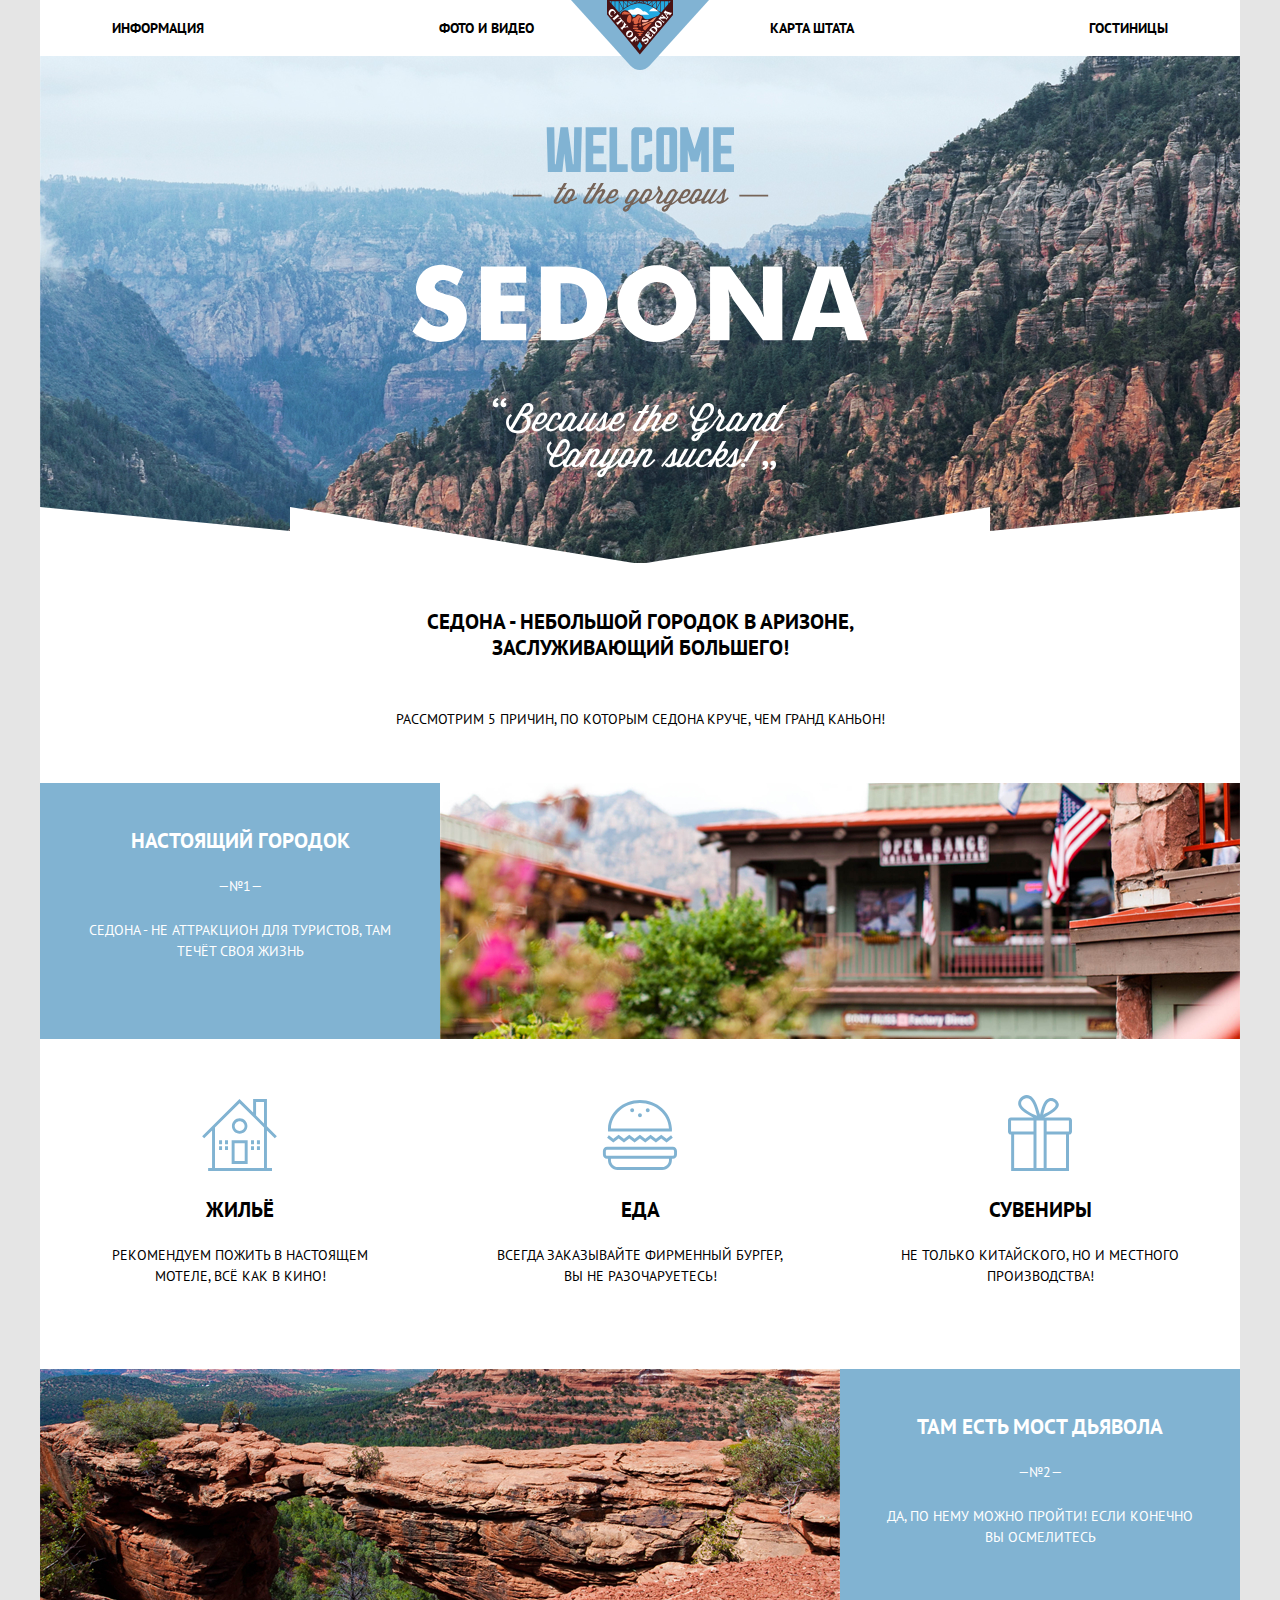
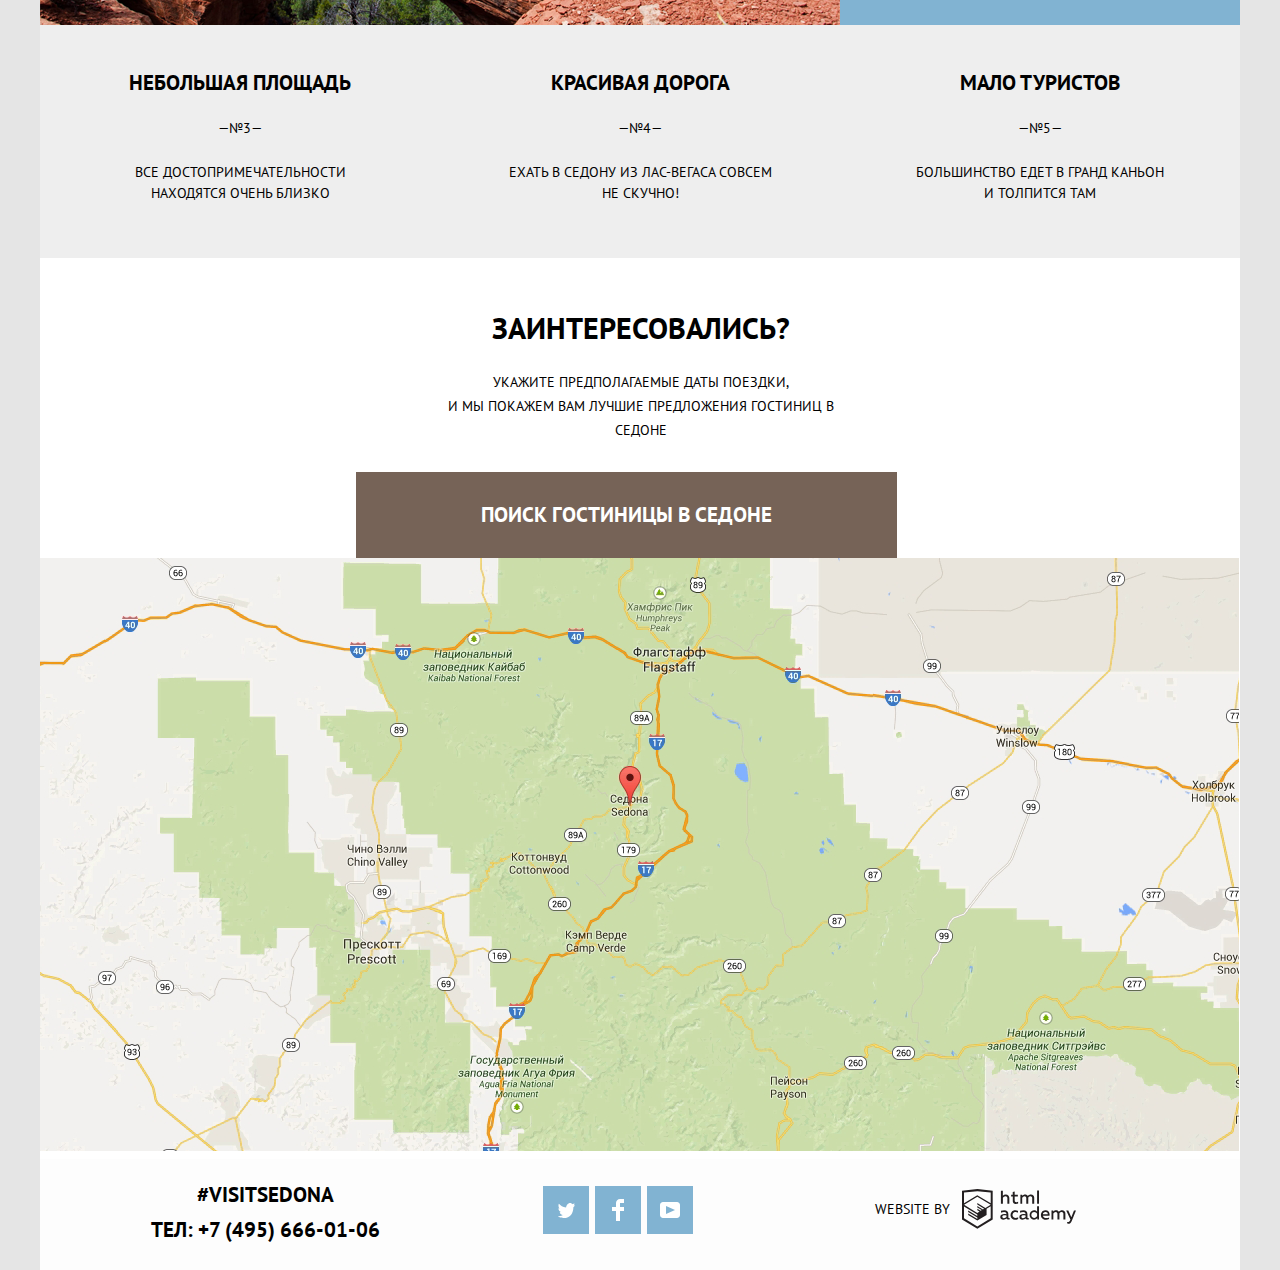
<file: index.html>
<!DOCTYPE html>
<html class="page" lang="ru">

<head>
  <meta charset="UTF-8">
  <title>Седона</title>
  <link href="https://fonts.googleapis.com/css2?family=PT+Sans:wght@400;700&display=swap" rel="stylesheet">
  <link href="css/normalize.css" rel="stylesheet">
  <link href="css/style.css" rel="stylesheet">
</head>

<body class="page-body">
  
  <header class="main-header">
    <a class="main-logo">
      <img src="img/logo.svg" alt="Логотип Седона" width="138" height="70">
    </a>
    <nav class="main-navigation">
      <ul class="site-navigation">
        <li><a href="">Информация</a></li>
        <li><a href="">Фото и видео</a></li>
        <li><a href="">Карта штата</a></li>
        <li><a href="catalog.html">Гостиницы</a></li>
      </ul>
    </nav>
  </header>

  <main class="container">
    <div class="welcome-image">
      <img src="img/welcome.svg" alt="Welcome to the gorgeous Sedona" width="457" height="351">
    </div>
    <h1>Седона - небольшой городок в Аризоне, заслуживающий большего!</h1>
    <section class="features">
      <h2 class="visually-hidden">Преимущества</h2>
      <p class="features-title">
        Рассмотрим 5 причин, по которым Седона круче, чем Гранд Каньон!
      </p>
      <div class="feature-item feature-block feature-block-top">
        <div>
          <h3 class="feature-block-subtitle">Настоящий городок</h3>
          <span>—№1—</span>
          <p>
            Седона - не аттракцион для туристов, там<br>
            течёт своя жизнь
          </p>
        </div>
        <img src="img/image.jpg" alt="Фото Седоны" width="800" height="256">
      </div>
      <ul class="sub-features-list">
        <li class="sub-feature-item">
          <h3 class="feature-subtitle">Жильё</h3>
          <p>
            Рекомендуем пожить в настоящем<br>
            мотеле, всё как в кино!
          </p>
        </li>
        <li class="sub-feature-item">
          <h3 class="feature-subtitle">Еда</h3>
          <p>
            Всегда заказывайте фирменный бургер,<br>
            вы не разочаруетесь!
          </p>
        </li>
        <li class="sub-feature-item">
          <h3 class="feature-subtitle">Сувениры</h3>
          <p>
            Не только китайского, но и местного<br>
            производства!
          </p>
        </li>
      </ul>
      <div class="feature-item feature-block feature-block-bottom">
        <img class="feature-bottom-img" src="img/image2.jpg" alt="Мост Дьявола" width="800" height="256">
        <div class="feature-bottom-desc">
          <h3 class="feature-block-subtitle">Там есть мост дьявола</h3>
          <span>—№2—</span>
          <p> Да, по нему можно пройти! Если конечно<br>
            вы осмелитесь
          </p>
        </div>
      </div>
      <div class="features-bottom">
        <div class="feature-item">
          <h3 class="feature-bottom-subtitle">Небольшая площадь</h3>
          <span>—№3—</span>
          <p>
            Все достопримечательности<br> находятся очень близко
          </p>
        </div>
        <div class="feature-item">
          <h3 class="feature-bottom-subtitle">Красивая дорога</h3>
          <span>—№4—</span>
          <p>
            Ехать в Седону из Лас-Вегаса совсем<br>
            не скучно!
          </p>
        </div>
        <div class="feature-item">
          <h3 class="feature-bottom-subtitle">Мало туристов</h3>
          <span>—№5—</span>
          <p>
            Большинство едет в Гранд Каньон<br>
            и толпится там
          </p>
        </div>
      </div>
      <div class="search">
        <h2 class="search-title">Заинтересовались?</h2>
        <p>
          Укажите предполагаемые даты поездки,<br>
          и мы покажем вам лучшие предложения гостиниц в Седоне
        </p>
        <button type="button" class="button search-circs">Поиск гостиницы в Седоне</button>
        <img src="img/map.png" alt="Карта" width="1199" height="594" class="map">
      </div>
    </section>
  </main>

  <footer class="page-footer">
    <div class="wrap">
      <p class="hashtag">
        #VISITSEDONA
      </p>
      <a class="telephone" href="tel:+74956660106">Тел: +7 (495) 666-01-06</a>
    </div>
    <div class="socials">
      <ul>
        <li>
          <a class="social-button" href="">
            <span class="visually-hidden">Twitter</span> 
            <svg width="17" height="17" viewBox="0 0 17 17" fill="none" xmlns="http://www.w3.org/2000/svg">
              <path d="M10.95 1.14409C12.635 0.648089 13.934 1.41409 14.527 2.32309C15.2 2.09209 15.858 1.84209 16.538 1.61509C16.5249 2.30145 16.2117 2.94761 15.681 3.38309C16.366 3.55309 16.985 2.89209 16.985 2.89209C16.816 3.89209 15.979 4.68009 15.422 4.91609C15.191 11.6661 12.247 16.1331 5.34498 15.9981H4.89898C4.48898 15.9981 0.734977 15.5381 0.000976562 14.1111C2.27198 14.3071 3.89398 13.6891 4.69398 12.9341C3.73398 12.6341 2.01498 12.4571 1.71498 9.98409C2.06398 10.0901 2.27898 10.2121 2.90498 10.1031C1.70498 9.24709 0.373977 8.53009 0.447977 6.33009C0.732977 6.65809 1.51498 6.86609 1.78798 6.80209C1.08498 6.56109 -0.182023 3.44209 0.893977 1.85009C2.71198 3.70409 4.62898 5.45609 8.04598 5.62309C8.25398 3.33009 9.18298 1.79309 10.95 1.14409Z" fill="white"/>
              </svg>
          </a>
        </li>
        <li>
          <a class="social-button" href="">
            <span class="visually-hidden">Facebook</span>
            <svg width="12" height="22" viewBox="0 0 12 22" fill="none" xmlns="http://www.w3.org/2000/svg">
              <path d="M12 4V0H8C5.79086 0 4 1.79086 4 4V8H0V12H4V22H8V12H12V8H8V4H12Z" fill="white"/>
              </svg>
          </a>
        </li>
        <li>
          <a class="social-button" href="">
          <span class="visually-hidden">YouTube</span>
          <svg width="20" height="16" viewBox="0 0 20 16" fill="none" xmlns="http://www.w3.org/2000/svg">
            <path fill-rule="evenodd" clip-rule="evenodd" d="M3 0H17C18.65 0 20 1.35 20 3V13C20 14.65 18.65 16 17 16H3C1.35 16 0 14.65 0 13V3C0 1.35 1.35 0 3 0ZM6.027 4.002V11.998L15.014 8L6.027 4.002Z" fill="white"/>
            </svg>
          </a>
        </li>
      </ul>
    </div>
    <p class="creators-link">
      <a href="https://htmlacademy.ru/intensive/htmlcss">
        <svg width="115" height="41" viewBox="0 0 115 41" fill="none" xmlns="http://www.w3.org/2000/svg">
          <path fill-rule="evenodd" clip-rule="evenodd" d="M15.5197 1.05737H15.3509L0 2.71895V31.4945L15.3509 40.8382L30.7018 31.4945V2.71895L15.5197 1.05737ZM77.0183 2.62185H75.0876V15.7311H77.0183V2.62185ZM40.8619 2.63264V7.76843C41.6131 6.9864 42.6386 6.5436 43.7105 6.53843C44.6823 6.47908 45.6329 6.84495 46.3253 7.54479C47.0177 8.24462 47.3866 9.21244 47.3399 10.2068V15.7634H45.367V10.4658C45.4231 9.94897 45.2754 9.43059 44.9566 9.02553C44.6377 8.62047 44.174 8.36218 43.6683 8.3079H43.3518C42.3456 8.36979 41.4321 8.9295 40.9041 9.80764V15.7634H38.8995V2.63264H40.8619ZM77.0183 31.4837H75.2775V30.0595C74.4828 31.1353 73.23 31.7538 71.9119 31.7211C69.4751 31.5528 67.5825 29.4822 67.5825 26.9845C67.5825 24.4867 69.4751 22.4162 71.9119 22.2479C73.1195 22.2052 74.2818 22.7203 75.0771 23.6505V18.3205H77.0183V31.4837ZM47.0656 30.0595C47.263 30.0515 47.4583 30.0152 47.6459 29.9516V31.3866C47.2482 31.5404 46.826 31.6172 46.4009 31.6132C45.6482 31.6769 44.9394 31.2429 44.639 30.5342C43.7036 31.31 42.5302 31.7227 41.3261 31.6995C39.733 31.6995 38.256 30.804 38.256 28.9482C38.256 26.65 40.3661 25.9379 42.1702 25.9379C42.9402 25.9505 43.707 26.0408 44.4596 26.2076V25.884C44.4596 24.805 43.6578 23.9742 42.1491 23.9742C41.0585 23.9764 39.9804 24.2116 38.9839 24.6647V22.8305C40.0678 22.451 41.204 22.2506 42.3495 22.2371C44.8394 22.2371 46.3693 23.4455 46.3693 26.1753V29.4121C46.3546 29.5668 46.401 29.721 46.4981 29.8406C46.5951 29.9601 46.7349 30.035 46.8862 30.0487H47.0656V30.0595ZM40.2711 28.8403C40.298 29.229 40.4761 29.5905 40.7655 29.844C41.055 30.0974 41.4317 30.2217 41.8115 30.189H41.9275C42.8819 30.1906 43.7973 29.8022 44.4702 29.11V27.5779C43.842 27.4414 43.2026 27.3655 42.5605 27.3513C41.5055 27.3513 40.2817 27.7074 40.2817 28.8403H40.2711ZM56.0229 22.9384C55.1962 22.4632 54.2596 22.2246 53.3115 22.2479H52.9422C51.7332 22.2873 50.5891 22.8166 49.7619 23.7192C48.9347 24.6218 48.4923 25.8236 48.5321 27.06V27.5024C48.6957 30.0004 50.805 31.8921 53.2482 31.7318C54.2519 31.7555 55.2477 31.5452 56.1601 31.1168V29.2718C55.3769 29.7215 54.4945 29.9591 53.5963 29.9624C52.5199 30.0288 51.4963 29.4793 50.9385 28.5356C50.3806 27.5918 50.3806 26.4095 50.9385 25.4658C51.4963 24.522 52.5199 23.9725 53.5963 24.039C54.461 24.0357 55.3066 24.2989 56.0229 24.7942V22.9384ZM66.1514 30.0595C66.3488 30.0515 66.5441 30.0152 66.7317 29.9516V31.3866C66.334 31.5404 65.9118 31.6172 65.4867 31.6132C64.734 31.6769 64.0252 31.2429 63.7248 30.5342C62.7894 31.31 61.616 31.7227 60.4119 31.6995C58.8188 31.6995 57.3417 30.804 57.3417 28.9482C57.3417 26.65 59.4518 25.9379 61.256 25.9379C62.0259 25.9505 62.7928 26.0408 63.5454 26.2076V25.884C63.5454 24.805 62.7436 23.9742 61.2349 23.9742C60.1443 23.9764 59.0662 24.2116 58.0697 24.6647V22.8305C59.1536 22.451 60.2897 22.2506 61.4353 22.2371C63.9252 22.2371 65.455 23.4455 65.455 26.1753V29.4121C65.4404 29.5668 65.4868 29.721 65.5838 29.8406C65.6809 29.9601 65.8207 30.035 65.972 30.0487H66.1514V30.0595ZM59.855 29.8481C59.5632 29.5943 59.3837 29.2311 59.3569 28.8403H59.378C59.378 27.7074 60.5385 27.3513 61.6569 27.3513C62.299 27.3655 62.9383 27.4414 63.5665 27.5779V29.11C62.8937 29.8022 61.9782 30.1906 61.0239 30.189H60.9078C60.5263 30.2247 60.1469 30.1019 59.855 29.8481ZM69.3271 26.9305C69.3271 25.2859 70.6308 23.9526 72.239 23.9526L72.2601 24.0066C73.4742 24.0066 74.5742 24.7382 75.0665 25.8732V28.0311C74.5856 29.1871 73.4673 29.9296 72.239 29.9084C70.6308 29.9084 69.3271 28.5752 69.3271 26.9305ZM83.3486 22.2479C86.8408 22.2479 88.0541 25.1395 87.4844 27.7397H80.922C81.1436 29.3582 82.6839 30.0163 84.2876 30.0163C85.2509 30.0196 86.2027 29.8021 87.0729 29.3797V31.1061C86.0736 31.5421 84.9939 31.7519 83.9078 31.7211C81.2385 31.7211 78.8963 30.189 78.8963 26.9521C78.8362 25.7502 79.2482 24.5736 80.0408 23.6841C80.8334 22.7945 81.9408 22.2658 83.1165 22.2155H83.3486V22.2479ZM80.8693 26.1753C80.9704 24.8237 82.1216 23.8104 83.4436 23.9095H83.4858C84.1064 23.8531 84.7196 24.08 85.1612 24.5295C85.6028 24.979 85.8275 25.6051 85.7752 26.24H80.8693V26.1753ZM89.489 31.4621V22.4961H91.2298V23.575C91.9777 22.7197 93.041 22.2229 94.1628 22.2047C95.2951 22.1328 96.3712 22.7163 96.9482 23.7153C97.7407 22.8335 98.8477 22.3161 100.018 22.2803C100.952 22.2327 101.859 22.6011 102.507 23.2901C103.154 23.9792 103.478 24.9213 103.394 25.8732V31.4837H101.39V25.9271C101.437 25.4734 101.306 25.0191 101.024 24.6647C100.743 24.3104 100.336 24.0852 99.8917 24.039H99.6174C98.7512 24.0941 97.9525 24.536 97.4335 25.2474V31.4837H95.4289V25.9271C95.4728 25.47 95.3357 25.0139 95.0481 24.6611C94.7606 24.3082 94.3467 24.088 93.8991 24.0497H93.6881C92.7466 24.1344 91.8915 24.6449 91.3564 25.4416V31.5161H89.5312L89.489 31.4621ZM113.977 22.4745H111.972L109.324 29.2718L106.306 22.4853H104.196L108.417 31.5484L108.237 32.0016C107.72 33.3611 107.003 34.0516 106.053 34.0516C105.75 34.0548 105.447 34.0112 105.156 33.9221V35.6161C105.536 35.7125 105.926 35.7632 106.317 35.7671C107.646 35.7671 108.902 35.0226 109.851 32.6813L113.977 22.4745ZM52.689 6.78658V3.54974L50.7266 4.01369V6.73264H49.144V8.49132H50.7899V12.9905C50.7231 13.817 51.0244 14.6301 51.61 15.2038C52.1955 15.7775 53.0028 16.0505 53.8073 15.9468C54.5996 15.9535 55.3875 15.8259 56.139 15.5692V13.8429C55.5727 14.0781 54.9672 14.199 54.356 14.199C53.2165 14.199 52.689 13.8105 52.689 12.6237V8.5129H55.8541V6.78658H52.689ZM58.3862 15.7526V6.75421H60.1376V7.83316C60.8811 6.97655 61.9403 6.476 63.0601 6.45211C64.1624 6.38099 65.2146 6.93142 65.8032 7.88711C66.5958 7.00534 67.7028 6.48794 68.8734 6.45211C69.8138 6.41462 70.7233 6.79859 71.364 7.50353C72.0046 8.20846 72.3126 9.16418 72.2073 10.1205V15.7418H70.2028V10.1853C70.2499 9.73151 70.1184 9.27721 69.8373 8.92287C69.5561 8.56853 69.1485 8.34334 68.7046 8.29711H68.4619C67.5957 8.35228 66.797 8.7942 66.278 9.50553V15.7418H64.2734V10.1853C64.3206 9.73151 64.1891 9.27721 63.9079 8.92287C63.6268 8.56853 63.2191 8.34334 62.7752 8.29711H62.5326C61.5911 8.38181 60.736 8.89229 60.2009 9.68895V15.7634H58.3862V15.7526ZM28.6972 30.3033L28.7078 30.2968L28.6972 30.3184V30.3033ZM28.6972 18.3205V30.3033L15.3509 38.4321L2.00459 30.3184V18.5147L15.2876 26.6068V28.0311L6.18257 22.5284V23.9418L15.3404 29.5632V31.0629L6.19312 25.4955V26.9521L15.3509 32.5734L24.5826 26.9197V20.8129L28.6972 18.3205ZM28.7078 16.7776L25.0362 18.9355L23.3482 20.0145L15.3087 15.0837V16.4971L22.156 20.7266L22.0083 20.8237L20.9532 21.4063L15.2876 17.9537V19.3995L19.761 22.1184L18.706 22.8413L15.3298 20.7913V22.2047L17.5454 23.5426L15.2982 24.9021L2.11009 16.864L15.3087 8.72869L28.7078 16.7776ZM15.2876 7.27211L28.7078 15.3534V4.56395L15.3615 3.12895L2.01514 4.56395V15.3534L15.2876 7.27211Z" fill="#231F20"/>
          </svg>
      </a>
    </p>
  </footer>

</body>

</html>
</file>
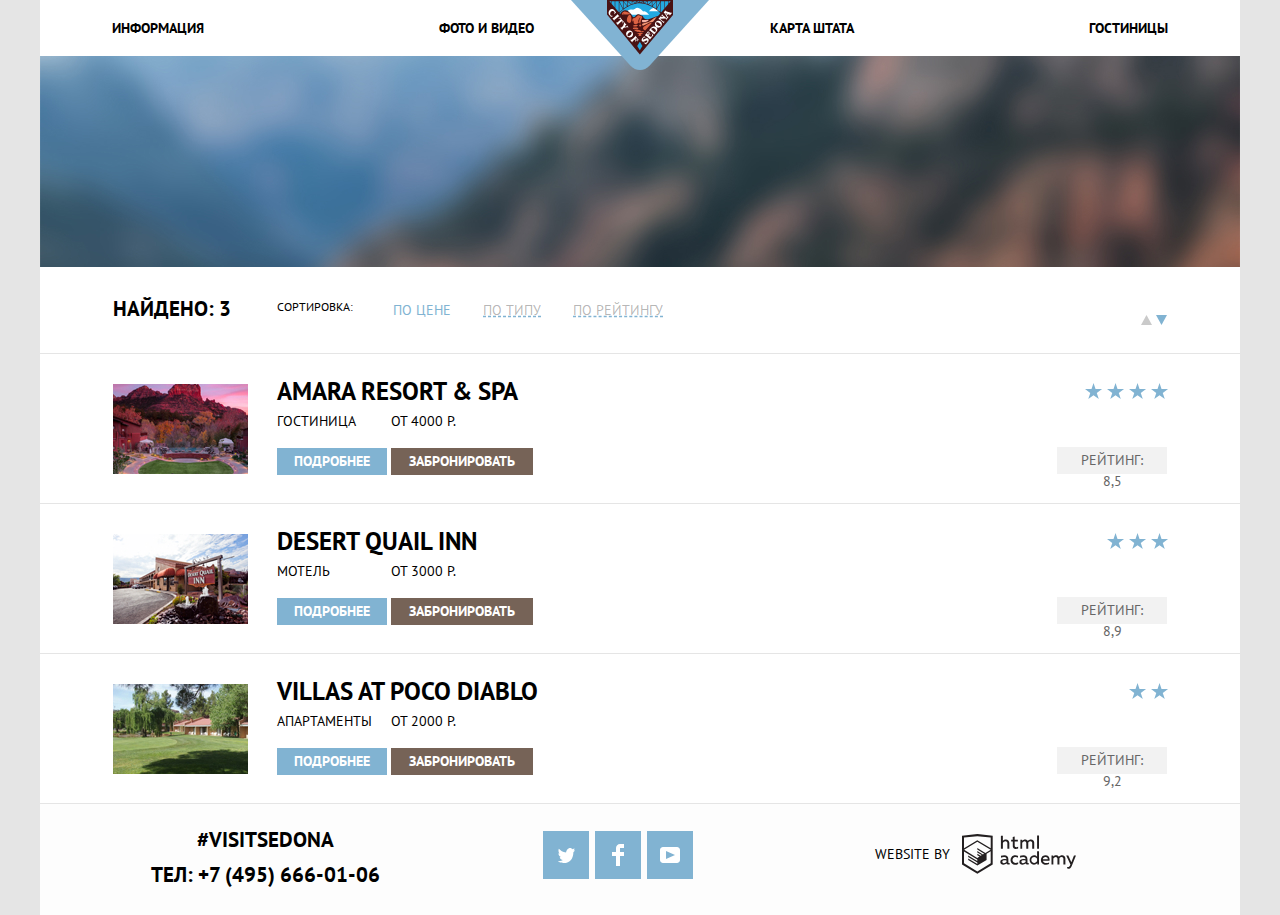
<file: catalog.html>
<!DOCTYPE html>
<html class="page" lang="ru">

<head>
  <meta charset="UTF-8">
  <title>Гостиницы</title>
  <link href="https://fonts.googleapis.com/css2?family=PT+Sans:wght@400;700&display=swap" rel="stylesheet">
  <link href="css/normalize.css" rel="stylesheet">
  <link href="css/style.css" rel="stylesheet">
</head>

<body class="page-body">
  <header class="main-header">
    <a class="main-logo" href="index.html">
      <img src="img/logo.svg" alt="Логотип Седона" width="138" height="70">
    </a>
    <nav class="main-navigation">
      <ul class="site-navigation">
        <li><a href="">Информация</a></li>
        <li><a href="">Фото и видео</a></li>
        <li><a href="">Карта штата</a></li>
        <li><a href="#">Гостиницы</a></li>
      </ul>
    </nav>
  </header>

  <main class="catalog-container">
    <!-- <h1 class="visually-hidden">Отели</h1> -->
    <section class="filter">
      <h2 class="visually-hidden">Форма поиска отелей</h2>
    </section>
    <section class="search-results">
      <div class="search-container">
        <h2 class="visually-hidden">Результат поиска</h2>
        <h3>Найдено: 3</h3>
        <p class="sort">Сортировка:</p>
        <ul class="sort-list">
          <li class="sort-item active-item">
            <a href="">По цене</a>
          </li>
          <li class="sort-item">
            <a href="">По типу</a>
          </li>
          <li class="sort-item">
            <a href="">По рейтингу</a>
          </li>
        </ul>
        <div class="updown-icons">
          <img src="img/icon-up-dir.svg" alt="" width="11" height="10">
          <img src="img/icon-down-dir.svg" alt="" width="11" height="10">
        </div>
      </div>
      <ul class="hotels">
        <li class="hotel-item">
          <p>
            <img class="hotel-img" src="img/Layer21.jpg" alt="Отель Amara Resort SPA" width="135" height="90">
          </p>
          <div class="hotel-container">
            <a class="hotel-name" href="">
              <h3>Amara Resort & SPA</h3>
            </a>
            <div class="short-description">
              <p class="hotel-type">Гостиница</p>
              <p class="price"> От 4000 р.</p>
            </div>
            <p>
              <a class="more" href="">Подробнее</a>
              <button class="button button-booking" type="button">Забронировать</button>
            </p>
          </div>
          <div class="rate">
            <div class="rate-img">
              <img src="img/star.svg" alt="" width="18" height="17">
              <img src="img/star.svg" alt="" width="18" height="17">
              <img src="img/star.svg" alt="" width="18" height="17">
              <img src="img/star.svg" alt="" width="18" height="17">
            </div>
            <span>Рейтинг: 8,5</span>
          </div>
        </li>
        <li class="hotel-item">
          <p>
            <img class="hotel-img" src="img/Layer89copy.jpg" alt="Desert Quail Inn" width="135" height="90">
          </p>
          <div class="hotel-container">
            <a class="hotel-name" href="">
              <h3>Desert Quail Inn</h3>
            </a>
            <div class="short-description">
              <p class="hotel-type">Мотель</p>
              <p class="price">От 3000 р.</p>
            </div>
            <p>
              <a class="more" href="">Подробнее</a>
              <button class="button button-booking" type="button">Забронировать</button>
            </p>
          </div>
          <div class="rate">
            <div class="rate-img">
              <img src="img/star.svg" alt="" width="18" height="17">
              <img src="img/star.svg" alt="" width="18" height="17">
              <img src="img/star.svg" alt="" width="18" height="17">
            </div>
            <span>Рейтинг: 8,9</span>
          </div>
        </li>
        <li class="hotel-item">
          <p>
            <img class="hotel-img" src="img/Rectangle.jpg" alt="Villas at Poco Diablo" width="135" height="90">
          </p>
          <div class="hotel-container">
            <a class="hotel-name" href="">
              <h3>Villas at Poco Diablo</h3>
            </a>
            <div class="short-description">
              <p class="hotel-type">Апартаменты</p>
              <p class="price">От 2000 р.</p>
            </div>
            <p>
              <a class="more" href="">Подробнее</a>
              <button class="button button-booking" type="button">Забронировать</button>
            </p>
          </div>
          <div class="rate">
            <div class="rate-img">
              <img src="img/star.svg" alt="" width="18" height="17">
              <img src="img/star.svg" alt="" width="18" height="17">
            </div>
            <span>Рейтинг: 9,2</span>
          </div>
        </li>
      </ul>
    </section>
  </main>

  <footer class="page-footer">
    <div class="wrap">
      <p class="hashtag">
        #VISITSEDONA
      </p>
      <a class="telephone" href="tel:+74956660106">Тел: +7 (495) 666-01-06</a>
    </div>
    <div class="socials">
      <ul>
        <li>
          <a class="social-button" href="">
            <span class="visually-hidden">Twitter</span> 
            <svg width="17" height="17" viewBox="0 0 17 17" fill="none" xmlns="http://www.w3.org/2000/svg">
              <path d="M10.95 1.14409C12.635 0.648089 13.934 1.41409 14.527 2.32309C15.2 2.09209 15.858 1.84209 16.538 1.61509C16.5249 2.30145 16.2117 2.94761 15.681 3.38309C16.366 3.55309 16.985 2.89209 16.985 2.89209C16.816 3.89209 15.979 4.68009 15.422 4.91609C15.191 11.6661 12.247 16.1331 5.34498 15.9981H4.89898C4.48898 15.9981 0.734977 15.5381 0.000976562 14.1111C2.27198 14.3071 3.89398 13.6891 4.69398 12.9341C3.73398 12.6341 2.01498 12.4571 1.71498 9.98409C2.06398 10.0901 2.27898 10.2121 2.90498 10.1031C1.70498 9.24709 0.373977 8.53009 0.447977 6.33009C0.732977 6.65809 1.51498 6.86609 1.78798 6.80209C1.08498 6.56109 -0.182023 3.44209 0.893977 1.85009C2.71198 3.70409 4.62898 5.45609 8.04598 5.62309C8.25398 3.33009 9.18298 1.79309 10.95 1.14409Z" fill="white"/>
              </svg>
          </a>
        </li>
        <li>
          <a class="social-button" href="">
            <span class="visually-hidden">Facebook</span>
            <svg width="12" height="22" viewBox="0 0 12 22" fill="none" xmlns="http://www.w3.org/2000/svg">
              <path d="M12 4V0H8C5.79086 0 4 1.79086 4 4V8H0V12H4V22H8V12H12V8H8V4H12Z" fill="white"/>
              </svg>
          </a>
        </li>
        <li>
          <a class="social-button" href="">
          <span class="visually-hidden">YouTube</span>
          <svg width="20" height="16" viewBox="0 0 20 16" fill="none" xmlns="http://www.w3.org/2000/svg">
            <path fill-rule="evenodd" clip-rule="evenodd" d="M3 0H17C18.65 0 20 1.35 20 3V13C20 14.65 18.65 16 17 16H3C1.35 16 0 14.65 0 13V3C0 1.35 1.35 0 3 0ZM6.027 4.002V11.998L15.014 8L6.027 4.002Z" fill="white"/>
            </svg>
          </a>
        </li>
      </ul>
    </div>
    <p class="creators-link">
      <a href="https://htmlacademy.ru/intensive/htmlcss">
        <svg width="115" height="41" viewBox="0 0 115 41" fill="none" xmlns="http://www.w3.org/2000/svg">
          <path fill-rule="evenodd" clip-rule="evenodd" d="M15.5197 1.05737H15.3509L0 2.71895V31.4945L15.3509 40.8382L30.7018 31.4945V2.71895L15.5197 1.05737ZM77.0183 2.62185H75.0876V15.7311H77.0183V2.62185ZM40.8619 2.63264V7.76843C41.6131 6.9864 42.6386 6.5436 43.7105 6.53843C44.6823 6.47908 45.6329 6.84495 46.3253 7.54479C47.0177 8.24462 47.3866 9.21244 47.3399 10.2068V15.7634H45.367V10.4658C45.4231 9.94897 45.2754 9.43059 44.9566 9.02553C44.6377 8.62047 44.174 8.36218 43.6683 8.3079H43.3518C42.3456 8.36979 41.4321 8.9295 40.9041 9.80764V15.7634H38.8995V2.63264H40.8619ZM77.0183 31.4837H75.2775V30.0595C74.4828 31.1353 73.23 31.7538 71.9119 31.7211C69.4751 31.5528 67.5825 29.4822 67.5825 26.9845C67.5825 24.4867 69.4751 22.4162 71.9119 22.2479C73.1195 22.2052 74.2818 22.7203 75.0771 23.6505V18.3205H77.0183V31.4837ZM47.0656 30.0595C47.263 30.0515 47.4583 30.0152 47.6459 29.9516V31.3866C47.2482 31.5404 46.826 31.6172 46.4009 31.6132C45.6482 31.6769 44.9394 31.2429 44.639 30.5342C43.7036 31.31 42.5302 31.7227 41.3261 31.6995C39.733 31.6995 38.256 30.804 38.256 28.9482C38.256 26.65 40.3661 25.9379 42.1702 25.9379C42.9402 25.9505 43.707 26.0408 44.4596 26.2076V25.884C44.4596 24.805 43.6578 23.9742 42.1491 23.9742C41.0585 23.9764 39.9804 24.2116 38.9839 24.6647V22.8305C40.0678 22.451 41.204 22.2506 42.3495 22.2371C44.8394 22.2371 46.3693 23.4455 46.3693 26.1753V29.4121C46.3546 29.5668 46.401 29.721 46.4981 29.8406C46.5951 29.9601 46.7349 30.035 46.8862 30.0487H47.0656V30.0595ZM40.2711 28.8403C40.298 29.229 40.4761 29.5905 40.7655 29.844C41.055 30.0974 41.4317 30.2217 41.8115 30.189H41.9275C42.8819 30.1906 43.7973 29.8022 44.4702 29.11V27.5779C43.842 27.4414 43.2026 27.3655 42.5605 27.3513C41.5055 27.3513 40.2817 27.7074 40.2817 28.8403H40.2711ZM56.0229 22.9384C55.1962 22.4632 54.2596 22.2246 53.3115 22.2479H52.9422C51.7332 22.2873 50.5891 22.8166 49.7619 23.7192C48.9347 24.6218 48.4923 25.8236 48.5321 27.06V27.5024C48.6957 30.0004 50.805 31.8921 53.2482 31.7318C54.2519 31.7555 55.2477 31.5452 56.1601 31.1168V29.2718C55.3769 29.7215 54.4945 29.9591 53.5963 29.9624C52.5199 30.0288 51.4963 29.4793 50.9385 28.5356C50.3806 27.5918 50.3806 26.4095 50.9385 25.4658C51.4963 24.522 52.5199 23.9725 53.5963 24.039C54.461 24.0357 55.3066 24.2989 56.0229 24.7942V22.9384ZM66.1514 30.0595C66.3488 30.0515 66.5441 30.0152 66.7317 29.9516V31.3866C66.334 31.5404 65.9118 31.6172 65.4867 31.6132C64.734 31.6769 64.0252 31.2429 63.7248 30.5342C62.7894 31.31 61.616 31.7227 60.4119 31.6995C58.8188 31.6995 57.3417 30.804 57.3417 28.9482C57.3417 26.65 59.4518 25.9379 61.256 25.9379C62.0259 25.9505 62.7928 26.0408 63.5454 26.2076V25.884C63.5454 24.805 62.7436 23.9742 61.2349 23.9742C60.1443 23.9764 59.0662 24.2116 58.0697 24.6647V22.8305C59.1536 22.451 60.2897 22.2506 61.4353 22.2371C63.9252 22.2371 65.455 23.4455 65.455 26.1753V29.4121C65.4404 29.5668 65.4868 29.721 65.5838 29.8406C65.6809 29.9601 65.8207 30.035 65.972 30.0487H66.1514V30.0595ZM59.855 29.8481C59.5632 29.5943 59.3837 29.2311 59.3569 28.8403H59.378C59.378 27.7074 60.5385 27.3513 61.6569 27.3513C62.299 27.3655 62.9383 27.4414 63.5665 27.5779V29.11C62.8937 29.8022 61.9782 30.1906 61.0239 30.189H60.9078C60.5263 30.2247 60.1469 30.1019 59.855 29.8481ZM69.3271 26.9305C69.3271 25.2859 70.6308 23.9526 72.239 23.9526L72.2601 24.0066C73.4742 24.0066 74.5742 24.7382 75.0665 25.8732V28.0311C74.5856 29.1871 73.4673 29.9296 72.239 29.9084C70.6308 29.9084 69.3271 28.5752 69.3271 26.9305ZM83.3486 22.2479C86.8408 22.2479 88.0541 25.1395 87.4844 27.7397H80.922C81.1436 29.3582 82.6839 30.0163 84.2876 30.0163C85.2509 30.0196 86.2027 29.8021 87.0729 29.3797V31.1061C86.0736 31.5421 84.9939 31.7519 83.9078 31.7211C81.2385 31.7211 78.8963 30.189 78.8963 26.9521C78.8362 25.7502 79.2482 24.5736 80.0408 23.6841C80.8334 22.7945 81.9408 22.2658 83.1165 22.2155H83.3486V22.2479ZM80.8693 26.1753C80.9704 24.8237 82.1216 23.8104 83.4436 23.9095H83.4858C84.1064 23.8531 84.7196 24.08 85.1612 24.5295C85.6028 24.979 85.8275 25.6051 85.7752 26.24H80.8693V26.1753ZM89.489 31.4621V22.4961H91.2298V23.575C91.9777 22.7197 93.041 22.2229 94.1628 22.2047C95.2951 22.1328 96.3712 22.7163 96.9482 23.7153C97.7407 22.8335 98.8477 22.3161 100.018 22.2803C100.952 22.2327 101.859 22.6011 102.507 23.2901C103.154 23.9792 103.478 24.9213 103.394 25.8732V31.4837H101.39V25.9271C101.437 25.4734 101.306 25.0191 101.024 24.6647C100.743 24.3104 100.336 24.0852 99.8917 24.039H99.6174C98.7512 24.0941 97.9525 24.536 97.4335 25.2474V31.4837H95.4289V25.9271C95.4728 25.47 95.3357 25.0139 95.0481 24.6611C94.7606 24.3082 94.3467 24.088 93.8991 24.0497H93.6881C92.7466 24.1344 91.8915 24.6449 91.3564 25.4416V31.5161H89.5312L89.489 31.4621ZM113.977 22.4745H111.972L109.324 29.2718L106.306 22.4853H104.196L108.417 31.5484L108.237 32.0016C107.72 33.3611 107.003 34.0516 106.053 34.0516C105.75 34.0548 105.447 34.0112 105.156 33.9221V35.6161C105.536 35.7125 105.926 35.7632 106.317 35.7671C107.646 35.7671 108.902 35.0226 109.851 32.6813L113.977 22.4745ZM52.689 6.78658V3.54974L50.7266 4.01369V6.73264H49.144V8.49132H50.7899V12.9905C50.7231 13.817 51.0244 14.6301 51.61 15.2038C52.1955 15.7775 53.0028 16.0505 53.8073 15.9468C54.5996 15.9535 55.3875 15.8259 56.139 15.5692V13.8429C55.5727 14.0781 54.9672 14.199 54.356 14.199C53.2165 14.199 52.689 13.8105 52.689 12.6237V8.5129H55.8541V6.78658H52.689ZM58.3862 15.7526V6.75421H60.1376V7.83316C60.8811 6.97655 61.9403 6.476 63.0601 6.45211C64.1624 6.38099 65.2146 6.93142 65.8032 7.88711C66.5958 7.00534 67.7028 6.48794 68.8734 6.45211C69.8138 6.41462 70.7233 6.79859 71.364 7.50353C72.0046 8.20846 72.3126 9.16418 72.2073 10.1205V15.7418H70.2028V10.1853C70.2499 9.73151 70.1184 9.27721 69.8373 8.92287C69.5561 8.56853 69.1485 8.34334 68.7046 8.29711H68.4619C67.5957 8.35228 66.797 8.7942 66.278 9.50553V15.7418H64.2734V10.1853C64.3206 9.73151 64.1891 9.27721 63.9079 8.92287C63.6268 8.56853 63.2191 8.34334 62.7752 8.29711H62.5326C61.5911 8.38181 60.736 8.89229 60.2009 9.68895V15.7634H58.3862V15.7526ZM28.6972 30.3033L28.7078 30.2968L28.6972 30.3184V30.3033ZM28.6972 18.3205V30.3033L15.3509 38.4321L2.00459 30.3184V18.5147L15.2876 26.6068V28.0311L6.18257 22.5284V23.9418L15.3404 29.5632V31.0629L6.19312 25.4955V26.9521L15.3509 32.5734L24.5826 26.9197V20.8129L28.6972 18.3205ZM28.7078 16.7776L25.0362 18.9355L23.3482 20.0145L15.3087 15.0837V16.4971L22.156 20.7266L22.0083 20.8237L20.9532 21.4063L15.2876 17.9537V19.3995L19.761 22.1184L18.706 22.8413L15.3298 20.7913V22.2047L17.5454 23.5426L15.2982 24.9021L2.11009 16.864L15.3087 8.72869L28.7078 16.7776ZM15.2876 7.27211L28.7078 15.3534V4.56395L15.3615 3.12895L2.01514 4.56395V15.3534L15.2876 7.27211Z" fill="#231F20"/>
          </svg>
      </a>
    </p>
  </footer>
  
</body>

</html>
</file>
<file: css/style.css>
/* global */

:root {
  --basic-black: #000000;
  --basic-white: #FFFFFF;
  --main-color: #81B3D2;
  --secondary-color: #766357;
  --bakground-light: #EEEEEE;
  --basic-grey: #E5E5E5;

  --button-click-dark: #503E33;
  --button-hover-dark: #604E43;
  --button-click-light: #5496BD;
  --button-hover-light: #669EC0;

  --form-field: #F2F2F2;
  --form-field-hover: #EBEBEB;

  --creators-link-dark: #231F20;
  --creators-link-click: #BDBBBC;
  --sort-light: #CACACA;
  --icon-light: #A9A9A9;
  --small-text: #333333;
  --rate-text: #666666;

  --black-opacity: rgba(0, 0, 0, 0.3);
  --white-opacity: rgba(255, 255, 255, 0.3);
  --white-opacity-footer: rgba(255, 255, 255, 0.9);
}

body {
  min-width: 1200px;
  margin: 0;
  padding: 0;
  font-family: "PT Sans", Arial, sans-serif;
  font-size: 14px;
  line-height: 26px;
  font-weight: 400;
  color: var(--basic-black);
  text-transform: uppercase;
  background-color: var(--basic-grey);
  background-position: top center;
  background-repeat: no-repeat;
}

.page {
  height: 100%;
}

.page-body {
  min-height: 100%;
  display: grid;
  grid-template-rows: min-content 1fr min-content;
  align-content: start;
}

.visually-hidden {
  position: absolute;
  width: 1px;
  height: 1px;
  margin: -1px;
  border: 0;
  padding: 0;
  white-space: nowrap;
  clip-path: inset(100%);
  clip: rect(0 0 0 0);
  overflow: hidden;
}

.page a {
  text-decoration: none;
}

img {
  max-width: 100%;
  height: auto;
}

/* header */

.main-header {
  display: grid;
  width: 1200px;
  justify-self: center;
  background-color: var(--basic-white);
  position: relative;
  height: 50px;
}

.main-logo {
  position: absolute;
  left: 531px;
}

.main-navigation {
  font-size: 14px;
  line-height: 26px;
  font-weight: 700;
  color: var(--basic-black);
  background-color: var(--basic-white);
}

.site-navigation {
  list-style: none;
  display: flex;
  flex-wrap: wrap;
  justify-content: space-between;
  margin: 0 auto;
  padding: 0;
}

.site-navigation a {
  color: var(--basic-black);
  display: block;
  padding: 15px 0 15px;
}

.site-navigation a:first-child {
  padding-left: 72px;
}

.site-navigation a:last-child {
  padding-right: 72px;
}

.site-navigation a:hover,
.site-navigation a:focus {
  color: var(--main-color);
}

.site-navigation a:active {
  color: var(--black-opacity);
}

/* main */

.container,
.catalog-container {
  width: 1200px;
  margin: 0 auto;
  background-color: var(--basic-white);
}

.welcome-image {
  background-image: url(../img/background-photo.png);
  background-size: 1200px 509px;
  background-position: center;
  background-repeat: no-repeat;
  text-align: center;
  padding-top: 77px;
  padding-bottom: 81px;
}

.page h1 {
  font-size: 21px;
  line-height: 26px;
  font-weight: 700;
  text-align: center;
  padding-top: 42px;
  padding-bottom: 17px;
  position: relative;
  width: 470px;
  height: 80px;
  left: 365px;
  margin: 0;
}

.container h1::before {
  content: "";
  position: absolute;
  top: -60px;
  left: -365px;
  background-image: url(../img/Group1.svg);
  height: 57px;
  width: 1200px;
  background-position: 0 0;
  background-repeat: no-repeat;
}

.feature-block-top {
  display: grid;
  grid-template-columns: 1fr 2fr;
}

.feature-top-img,
.feature-bottom-img {
  display: block;
}

.feature-block-bottom {
  display: grid;
  grid-template-columns: 2fr 1fr;
}

.sub-features-list {
  display: grid;
  grid-template-columns: 1fr 1fr 1fr;
}

.features-bottom {
  display: grid;
  grid-template-columns: 1fr 1fr 1fr;
}

.page-footer {
  display: flex;
  flex-wrap: wrap;
  background-color: var(--white-opacity-footer);
  width: 1200px;
  margin: 0 auto;
}

.hashtag {
  margin-top: 23px;
  margin-bottom: 9px;
}

.search .search-circs {
  margin: 0 316px;
  padding: 30px 125px;
}

.features-title {
  text-align: center;
  padding-bottom: 51px;
  margin: 0;
}

.feature-item {
  font-size: 14px;
  line-height: 21px;
  font-weight: 400;
  text-align: center;
  background-color: var(--bakground-light);
}

.feature-block {
  background-color: var(--main-color);
  color: var(--basic-white);
  height: 256px;
}

.feature-subtitle {
  padding-top: 160px;
  padding-bottom: 25px;
}

.feature-bottom-subtitle,
.feature-block-subtitle {
  padding-top: 47px;
  padding-bottom: 25px;
}

.feature-item p {
  padding-top: 23px;
  padding-bottom: 54px;
  margin: 0;
}

.sub-features-list p {
  padding-bottom: 82px;
}

.feature-subtitle,
.feature-block-subtitle,
.feature-bottom-subtitle {
  font-size: 21px;
  line-height: 21px;
  font-weight: 700;
  text-align: center;
  margin: 0;
}

.sub-features-list {
  list-style: none;
  text-align: center;
  margin: 0;
  padding: 0;
  position: relative;
}

.sub-feature-item p {
  font-size: 14px;
  line-height: 21px;
  font-weight: 400;
  text-align: center;
  margin: 0;
}

.sub-feature-item:first-child::before {
  content: "";
  position: absolute;
  width: 75px;
  height: 72px;
  background-image: url(../img/icon-1.svg);
  top: 60px;
  left: 162px;
}

.sub-feature-item:nth-child(2)::before {
  content: "";
  position: absolute;
  width: 75px;
  height: 70px;
  background-image: url(../img/icon-3.svg);
  top: 61px;
  left: 562px;
}

.sub-feature-item:nth-child(3)::before {
  content: "";
  position: absolute;
  width: 64px;
  height: 77px;
  background-image: url(../img/icon-2.svg);
  top: 55px;
  left: 968px;
}

.search-desc {
  position: absolute;
  width: 435px;
  height: 155px;
  left: 423px;
  top: 1936px;
}

.search-title {
  font-size: 30px;
  line-height: 24px;
  font-weight: 700;
  text-align: center;
  margin: 0;
  padding: 58px 382px 30px 383px;
}

.search p {
  font-size: 14px;
  line-height: 24px;
  font-weight: 400;
  text-align: center;
  margin: 0;
  padding: 0 382px 30px 383px;
}

.button {
  font-family: inherit;
  font-weight: 700;
  text-align: center;
  vertical-align: middle;
  text-transform: uppercase;
  background-color: var(--secondary-color);
  color: var(--basic-white);
  border: none;
}


.search-circs {
  font-size: 21px;
  line-height: 26px;
  margin-left: 316px;
  margin-right: 316px;
}

.button-booking {
  margin: 0;
  padding: 0;
  font-size: 14px;
  line-height: 21px;
  width: 142px;
  height: 27px;
  vertical-align: bottom;
}

.button:hover,
.button:focus {
  background-color: var(--button-hover-dark);
}

.button:active {
  background-color: var(--button-click-dark);
  color: var(--white-opacity);
  border: none;
}

.filter {
  background-image: url(../img/background.jpg);
  background-repeat: no-repeat;
  width: 1200px;
  height: 217px;
}

.search-container {
  display: flex;
  flex-wrap: wrap;
  position: relative;
  border-bottom: 1px solid var(--basic-grey);
  box-sizing: border-box;
}

.updown-icons {
  position: absolute;
  top: 40px;
  right: 73px;
}

.sort-list {
  display: flex;
  flex-wrap: wrap;
  margin: 0;
  padding: 0;
  align-items: center;
}

.search-container h3 {
  font-size: 21px;
  line-height: 26px;
  font-weight: 700;
  margin: 0;
  padding: 29px 46px 31px 73px;
}

.sort {
  font-size: 12px;
  line-height: 18px;
  font-weight: 400;
  margin: 0;
  padding: 31px 40px 37px 0;
}

.sort-item a {
  font: inherit;
  color: var(--black-opacity);
  text-decoration: underline dashed var(--main-color);
  padding-right: 32px;
}

.sort-item a:hover,
.sort-item a:focus {
  color: var(--main-color);
}

.sort-item a:active {
  color: var(--basic-black);
}

.active-item a {
  color: var(--main-color);
  text-decoration: none;
}

.sort-list,
.hotels {
  list-style: none;
}

.hotels {
  padding: 0;
  margin: 0;
}

.hotel-item {
  display: flex;
  flex-wrap: wrap;
  position: relative;
  border-bottom: 1px solid var(--basic-grey);
  height: 150px;
  box-sizing: border-box;
}

.hotel-item p {
  margin: 0;
}

.hotel-img {
  width: 135px;
  height: 90px;
  padding-left: 73px;
  padding-top: 30px;
  padding-bottom: 30px;
  padding-right: 29px;
}

.hotels .hotel-name {
  text-decoration: none;
  color: var(--basic-black);
  font-size: 21px;
  line-height: 26px;
  font-weight: 700;
}

.hotel-name h3 {
  margin: 0;
  padding: 24px 0 7px;
}

.hotels a:hover,
.hotels a:focus {
  color: var(--main-color);
}

.hotels a:active {
  color: var(--black-opacity);
}

.short-description {
  font-size: 14px;
  line-height: 21px;
  padding-bottom: 16px;
}

.rate {
  font-size: 14px;
  line-height: 21px;
  padding-top: 29px;
  padding-left: 522px;
}

.rate-img {
  position: absolute;
  top: 29px;
  right: 71px;
}

.rate span {
  position: absolute;
  box-sizing: border-box;
  padding: 3px 13px;
  top: 93px;
  right: 73px;
  text-align: center;
  color: var(--rate-text);
  background-color: var(--form-field);
  width: 110px;
  height: 27px;
}

.hotel-type {
  display: inline-block;
  width: 110px;
}

.price {
  display: inline-block;
}

.more {
  display: inline-block;
  text-align: center;
  box-sizing: border-box;
  font-size: 14px;
  line-height: 21px;
  font-weight: 700;
  width: 110px;
  height: 27px;
  padding: 3px 17px;
  color: var(--basic-white);
  background-color: var(--main-color);
}

.more:hover,
.more:focus {
  background-color: var(--button-hover-light);
  color: var(--basic-white);
}

.more:active {
  background-color: var(--button-click-light);
  color: var(--white-opacity);
}

.page-footer a {
  text-decoration: none;
  color: var(--basic-black);
}

.wrap {
  font-size: 21px;
  line-height: 26px;
  font-weight: 700;
  text-align: center;
  color: var(--basic-black);
  padding-left: 111px;
}

.social-button {
  display: flex;
  flex-wrap: wrap;
  align-items: center;
  justify-content: center;
  width: 46px;
  height: 48px;
  background-color: var(--main-color);
}

.social-button:hover,
.social-button:focus {
  background-color: var(--button-hover-light);
}

.social-button:active path {
  background-color: var(--button-click-light);
  fill: var(--white-opacity);
}

.socials ul {
  display: flex;
  flex-wrap: wrap;
  justify-content: space-between;
  list-style: none;
  width: 150px;
  margin: 27px 190px 36px 163px;
  padding: 0;
}

.creators-link {
  font-size: 14px;
  line-height: 26px;
  font-weight: 400;
  color: var(--basic-black);
  text-align: center;
  padding-top: 29px;
  margin: 0;
}

.creators-link:hover path,
.creators-link:focus path {
  fill: var(--main-color);
}

.creators-link:active path {
  fill: var(--creators-link-click);
}

.creators-link::before {
  content: "Website by";
  position: relative;
  top: -15px;
  right: 8px;
}
</file>
